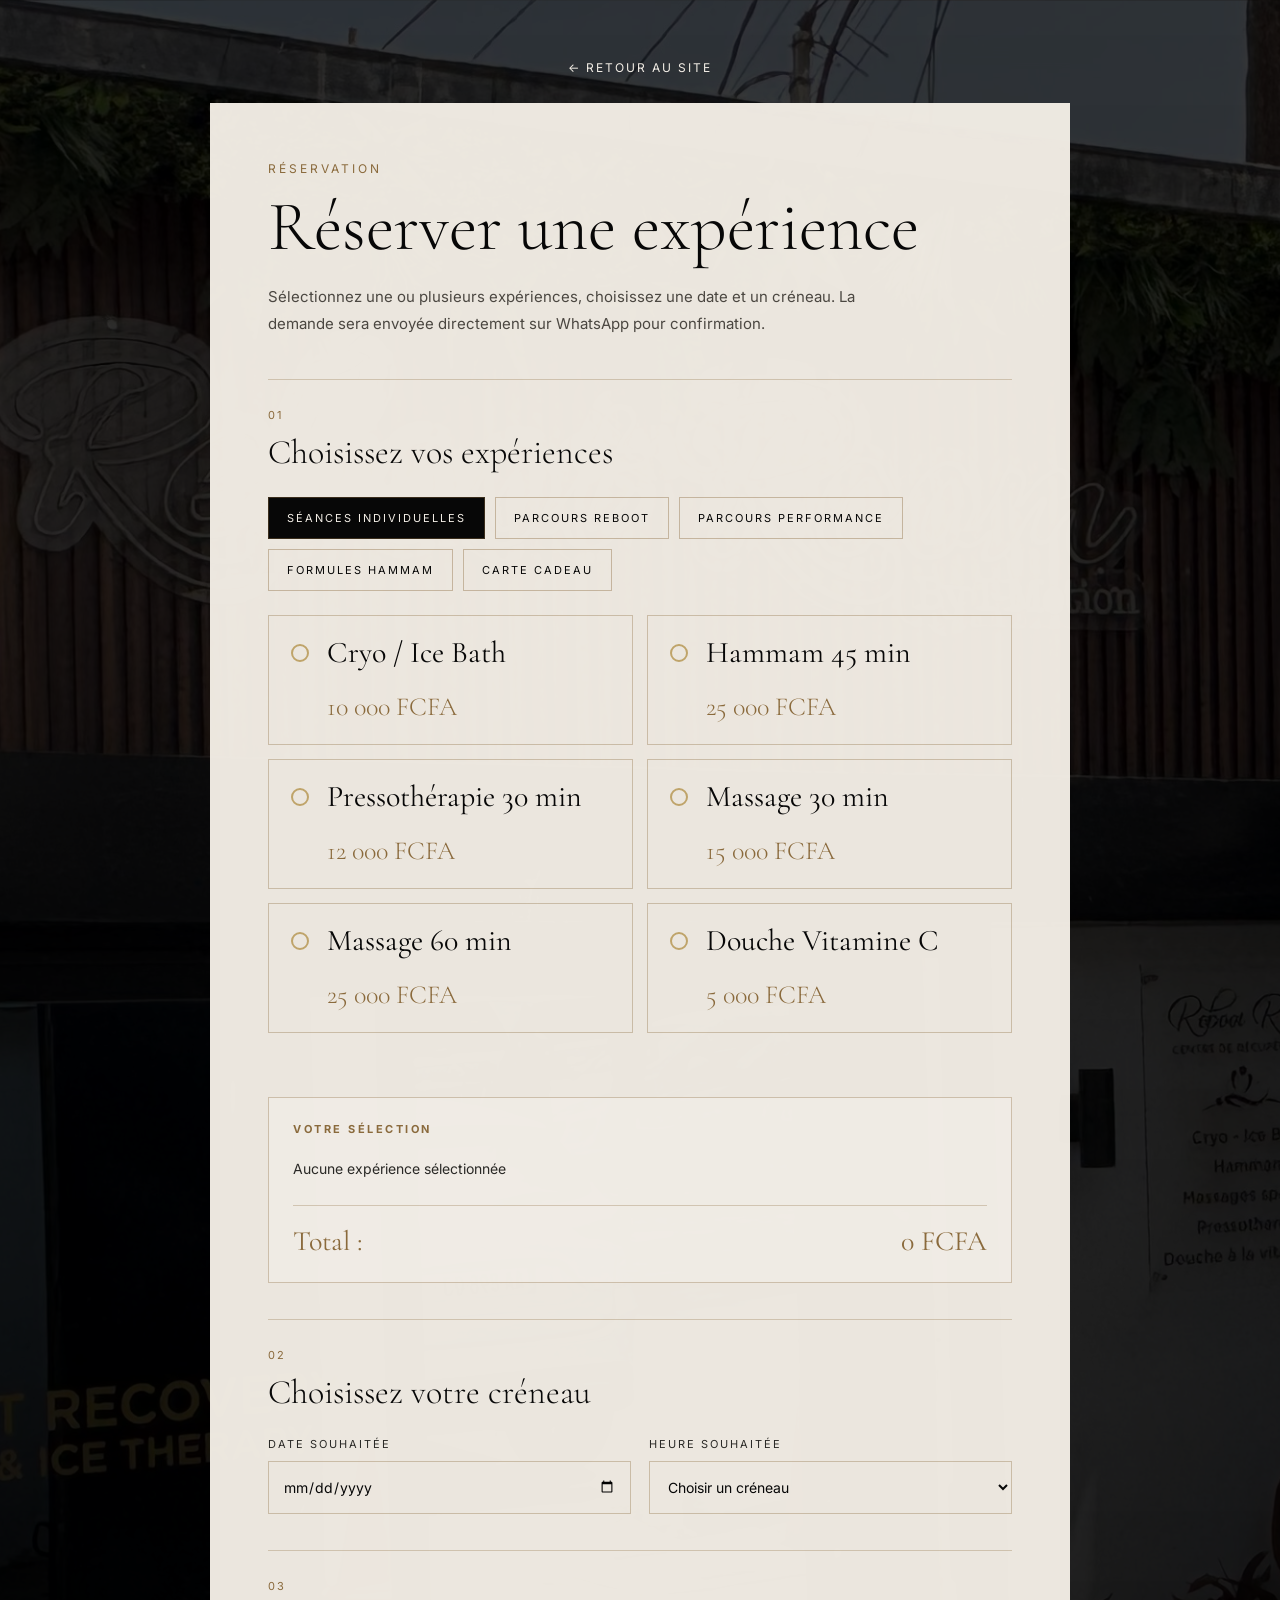
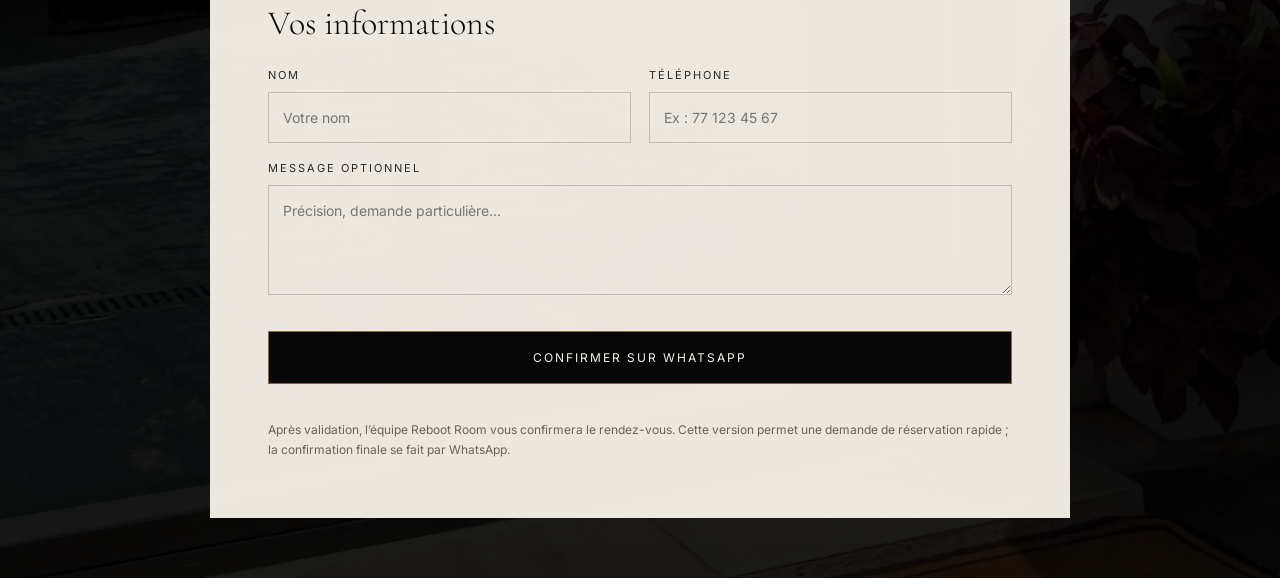
<file: reservation.html>
<!DOCTYPE html>
<html lang="fr">

<head>
    <meta charset="UTF-8">
    <meta name="viewport" content="width=device-width, initial-scale=1.0">
    <title>Réservation — Reboot Room Dakar</title>

    <link rel="preconnect" href="https://fonts.googleapis.com">
    <link rel="preconnect" href="https://fonts.gstatic.com" crossorigin>
    <link href="https://fonts.googleapis.com/css2?family=Cormorant+Garamond:wght@300;400;500;600&family=Inter:wght@300;400;500;600&display=swap" rel="stylesheet">

    <link rel="stylesheet" href="css/style.css">
</head>

<body class="reservation-page">

<main class="booking-page">

    <a href="index.html" class="booking-back">← Retour au site</a>

    <section class="booking-card">

        <p class="service-label">Réservation</p>

        <h1>Réserver une expérience</h1>

        <p class="booking-intro">
            Sélectionnez une ou plusieurs expériences, choisissez une date et un créneau.
            La demande sera envoyée directement sur WhatsApp pour confirmation.
        </p>

        <div class="booking-form">

            <div class="booking-step">
                <span>01</span>
                <h2>Choisissez vos expériences</h2>

                <div class="booking-tabs">
                    <button type="button" class="booking-tab active" data-booking-tab="sessions">Séances Individuelles</button>
                    <button type="button" class="booking-tab" data-booking-tab="reboot">Parcours Reboot</button>
                    <button type="button" class="booking-tab" data-booking-tab="performance">Parcours Performance</button>
                    <button type="button" class="booking-tab" data-booking-tab="hammam">Formules Hammam</button>
                    <button type="button" class="booking-tab" data-booking-tab="carte-cadeau">Carte cadeau</button>
                </div>

                <div class="booking-options active" id="sessions">

                    <button type="button" class="booking-option" data-service="Cryo / Ice Bath">
                        <div class="choice-check"></div>
                        <span>Cryo / Ice Bath</span>
                        <strong>10 000 FCFA</strong>
                    </button>

                    <button type="button" class="booking-option" data-service="Hammam 45 min">
                        <div class="choice-check"></div>
                        <span>Hammam 45 min</span>
                        <strong>25 000 FCFA</strong>
                    </button>

                    <button type="button" class="booking-option" data-service="Pressothérapie 30 min">
                        <div class="choice-check"></div>
                        <span>Pressothérapie 30 min</span>
                        <strong>12 000 FCFA</strong>
                    </button>

                    <button type="button" class="booking-option" data-service="Massage 30 min">
                        <div class="choice-check"></div>
                        <span>Massage 30 min</span>
                        <strong>15 000 FCFA</strong>
                    </button>

                    <button type="button" class="booking-option" data-service="Massage 60 min">
                        <div class="choice-check"></div>
                        <span>Massage 60 min</span>
                        <strong>25 000 FCFA</strong>
                    </button>

                    <button type="button" class="booking-option" data-service="Douche Vitamine C">
                        <div class="choice-check"></div>
                        <span>Douche Vitamine C</span>
                        <strong>5 000 FCFA</strong>
                    </button>

                </div>

                <div class="booking-options" id="reboot">

                    <button type="button" class="booking-option" data-service="Recovery">
                        <div class="choice-check"></div>
                        <span>Recovery</span>
                        <small>Cryo · Pressothérapie · Douche Vitamine C</small>
                        <strong>24 000 FCFA</strong>
                    </button>

                    <button type="button" class="booking-option" data-service="Therapy">
                        <div class="choice-check"></div>
                        <span>Therapy</span>
                        <small>Hammam · Cryo · Douche Vitamine C</small>
                        <strong>36 000 FCFA</strong>
                    </button>

                    <button type="button" class="booking-option" data-service="Régénération">
                        <div class="choice-check"></div>
                        <span>Régénération</span>
                        <small>Hammam · Massage 30 min · Douche Vitamine C</small>
                        <strong>40 000 FCFA</strong>
                    </button>

                    <button type="button" class="booking-option" data-service="Détente">
                        <div class="choice-check"></div>
                        <span>Détente</span>
                        <small>Hammam · Massage relaxant 60 min</small>
                        <strong>45 000 FCFA</strong>
                    </button>

                </div>

                <div class="booking-options" id="performance">

                    <button type="button" class="booking-option" data-service="Performance">
                        <div class="choice-check"></div>
                        <span>Performance</span>
                        <small>Cryo · Massage 30 min · Pressothérapie · Douche Vitamine C</small>
                        <strong>38 000 FCFA</strong>
                    </button>

                    <button type="button" class="booking-option" data-service="Intense">
                        <div class="choice-check"></div>
                        <span>Intense</span>
                        <small>Hammam · Cryo · Pressothérapie · Douche Vitamine C</small>
                        <strong>45 000 FCFA</strong>
                    </button>

                    <button type="button" class="booking-option" data-service="Reboot Expérience">
                        <div class="choice-check"></div>
                        <span>Reboot Expérience</span>
                        <small>Hammam · Cryo · Massage 60 min · Pressothérapie · Douche Vitamine C</small>
                        <strong>65 000 FCFA</strong>
                    </button>

                </div>

                <div class="booking-options" id="hammam">

                    <button type="button" class="booking-option" data-service="Hammam — L’Essentiel">
                        <div class="choice-check"></div>
                        <span>L’Essentiel</span>
                        <small>Gommage · Lavage cheveux · Savonnage</small>
                        <strong>25 000 FCFA</strong>
                    </button>

                    <button type="button" class="booking-option" data-service="Hammam — Traditionnel">
                        <div class="choice-check"></div>
                        <span>Traditionnel</span>
                        <small>Gommage · Lavage cheveux · Savonnage · Rhassoul · Huile d’argan</small>
                        <strong>35 000 FCFA</strong>
                    </button>

                    <button type="button" class="booking-option" data-service="Hammam — Sculptant">
                        <div class="choice-check"></div>
                        <span>Sculptant</span>
                        <small>Gommage · Lavage cheveux · Savonnage · Rhassoul · Algues marines</small>
                        <strong>35 000 FCFA</strong>
                    </button>

                    <button type="button" class="booking-option" data-service="Hammam — Therapy">
                        <div class="choice-check"></div>
                        <span>Therapy</span>
                        <small>Gommage · Lavage cheveux · Savonnage · Cryo / Ice Bath · Douche Vitamine C</small>
                        <strong>36 000 FCFA</strong>
                    </button>

                    <button type="button" class="booking-option" data-service="Hammam — Régénérant">
                        <div class="choice-check"></div>
                        <span>Régénérant</span>
                        <small>Gommage · Lavage cheveux · Savonnage · Massage sportif 30 min · Douche Vitamine C</small>
                        <strong>40 000 FCFA</strong>
                    </button>

                    <button type="button" class="booking-option" data-service="Hammam — Détente">
                        <div class="choice-check"></div>
                        <span>Détente</span>
                        <small>Gommage · Lavage cheveux · Savonnage · Massage relaxant 60 min</small>
                        <strong>45 000 FCFA</strong>
                    </button>

                    <button type="button" class="booking-option" data-service="Hammam — Intense">
                        <div class="choice-check"></div>
                        <span>Intense</span>
                        <small>Gommage · Lavage cheveux · Savonnage · Cryo / Ice Bath · Pressothérapie · Douche Vitamine C</small>
                        <strong>45 000 FCFA</strong>
                    </button>

                    <button type="button" class="booking-option" data-service="Hammam — L’Ancestral">
                        <div class="choice-check"></div>
                        <span>L’Ancestral</span>
                        <small>Gommage · Lavage cheveux · Savonnage · Enveloppement au choix · Massage relaxant 60 min · Douche Vitamine C</small>
                        <strong>55 000 FCFA</strong>
                    </button>

                    <button type="button" class="booking-option" data-service="Hammam — Reboot Expérience">
                        <div class="choice-check"></div>
                        <span>Reboot Expérience</span>
                        <small>Gommage · Lavage cheveux · Savonnage · Cryo / Ice Bath · Massage 60 min · Pressothérapie · Douche Vitamine C</small>
                        <strong>65 000 FCFA</strong>
                    </button>

                    <button type="button" class="booking-option" data-service="Hammam — Royal">
                        <div class="choice-check"></div>
                        <span>Royal</span>
                        <small>Gommage · Lavage cheveux · Savonnage · Enveloppement · Massage 60 min · Soin visage · Luminothérapie · Pressothérapie · Douche Vitamine C</small>
                        <strong>100 000 FCFA</strong>
                    </button>

                </div>

                <div class="booking-options" id="carte-cadeau">

                    <button type="button" class="booking-option" data-service="Carte cadeau — Montant libre" data-gift="true">
                        <div class="choice-check"></div>
                        <span>Carte cadeau</span>
                        <small>Choisissez librement le montant à offrir</small>
                        <strong>À définir</strong>
                    </button>

                    <label class="gift-card-field">
                        Montant souhaité
                        <input type="number" id="giftCardAmount" placeholder="Ex : 50000">
                    </label>

                </div>
            </div>

            <div class="booking-summary">
                <h3>Votre sélection</h3>
                <ul id="bookingSummaryList">
                    <li>Aucune expérience sélectionnée</li>
                </ul>

                <div class="booking-total">
                    Total : <span id="bookingTotal">0 FCFA</span>
                </div>
            </div>

            <div class="booking-step">
                <span>02</span>
                <h2>Choisissez votre créneau</h2>

                <div class="booking-grid">
                    <label>
                        Date souhaitée
                        <input type="date" id="bookingDate">
                    </label>

                    <label>
                        Heure souhaitée
                        <select id="bookingTime">
                            <option value="">Choisir un créneau</option>
                            <option value="06:30">06:30</option>
                            <option value="07:00">07:00</option>
                            <option value="07:30">07:30</option>
                            <option value="08:00">08:00</option>
                            <option value="08:30">08:30</option>
                            <option value="09:00">09:00</option>
                            <option value="09:30">09:30</option>
                            <option value="10:00">10:00</option>
                            <option value="10:30">10:30</option>
                            <option value="11:00">11:00</option>
                            <option value="11:30">11:30</option>
                            <option value="12:00">12:00</option>
                            <option value="12:30">12:30</option>
                            <option value="13:00">13:00</option>
                            <option value="13:30">13:30</option>
                            <option value="14:00">14:00</option>
                            <option value="14:30">14:30</option>
                            <option value="15:00">15:00</option>
                            <option value="15:30">15:30</option>
                            <option value="16:00">16:00</option>
                            <option value="16:30">16:30</option>
                            <option value="17:00">17:00</option>
                            <option value="17:30">17:30</option>
                            <option value="18:00">18:00</option>
                            <option value="18:30">18:30</option>
                            <option value="19:00">19:00</option>
                        </select>
                    </label>
                </div>
            </div>

            <div class="booking-step">
                <span>03</span>
                <h2>Vos informations</h2>

                <div class="booking-grid">
                    <label>
                        Nom
                        <input type="text" id="bookingName" placeholder="Votre nom">
                    </label>

                    <label>
                        Téléphone
                        <input type="tel" id="bookingPhone" placeholder="Ex : 77 123 45 67">
                    </label>
                </div>

                <label>
                    Message optionnel
                    <textarea id="bookingMessage" placeholder="Précision, demande particulière..."></textarea>
                </label>
            </div>

            <button id="bookingButton" class="booking-button">
                Confirmer sur WhatsApp
            </button>

            <p class="booking-note">
                Après validation, l’équipe Reboot Room vous confirmera le rendez-vous.
                Cette version permet une demande de réservation rapide ; la confirmation finale se fait par WhatsApp.
            </p>

        </div>

    </section>

</main>

<script src="js/script.js"></script>
</body>

</html>
</file>
<file: css/style.css>
html {
    scroll-behavior: smooth;
}

/* VARIABLES DE COULEURS */
:root {
    --black: #070707;
    --dark: #11100e;
    --cream: #f3eee6;
    --beige: #cbb99c;
    --gold: #8a6a3c;
    --text-muted: #d4cbbb;
}

/* enlève marge par defaut navigateur, * pour cibler tous les elements */
* {
    margin: 0;
    padding: 0;
    box-sizing: border-box;
}

/* tte la page */
body {
    background-color: var(--black);
    color: var(--cream);
    font-family: 'Cormorant Garamond', serif;
}

/* -------------------------------------------------HAUT DU SITE ------------------------------------------------- */
header {
    height: 92px;
    padding: 0 44px;

    display: flex;
    justify-content: space-between;
    align-items: center;

    background-color: var(--cream);

    border-bottom: 1px solid rgba(0, 0, 0, 0.08);

    position: sticky;
    top: 0;
    z-index: 1000;
}

/* LOGO + TEXTE */
.brand {
    display: flex;
    align-items: center;
    gap: 22px;

    text-decoration: none;
}

.brand img {
    height: 64px;
    width: auto;
    display: block;
}

.brand span {
    font-family: 'Cormorant Garamond', serif;
    font-size: 42px;
    font-weight: 400;
    letter-spacing: 2px;

    color: #11100e;
    /* color: #c8ad8b; */

    transition: 0.3s ease;
}

.brand span {
    font-family: 'Cormorant Garamond', serif;
    font-size: 44px;
    font-weight: 600;
    letter-spacing: 1px;
    color: #11100e;
}

.brand:hover span {
    color: #11100e;
}

/*------------------------------------------------- MENU------------------------------------------------- */
nav ul {
    display: flex;
    align-items: center;
    gap: 38px;

    list-style: none;
}

/* LIENS MENU */
nav a {
    color: #11100e;

    text-decoration: none;

    font-family: 'Inter', sans-serif;
    font-size: 11px;
    letter-spacing: 2.5px;
    text-transform: uppercase;

    transition: 0.3s ease;
}

nav a:hover {
    color: var(--gold);
}

/* BOUTON RESERVATION */
nav .reservation-btn {
    padding: 14px 26px;

    border: 1px solid var(--gold);

    transition: 0.35s ease;
}

nav .reservation-btn:hover {
    background-color: var(--gold);
    color: var(--cream);
}

/* -------------------------------------------------BANDEAU SERVICES ------------------------------------------------- */
.services-strip {
    min-height: 58px;

    display: flex;
    justify-content: center;
    align-items: center;
    gap: 0;

    background-color: #f3eee6;

    border-top: 1px solid rgba(138, 106, 60, 0.22);
    border-bottom: 1px solid rgba(138, 106, 60, 0.35);

    position: sticky;
    top: 92px;
    z-index: 999;
}

.services-strip a {
    position: relative;

    padding: 0 34px;

    color: var(--dark);
    text-decoration: none;

    font-family: 'Inter', sans-serif;
    font-size: 13px;
    letter-spacing: 2.4px;
    text-transform: uppercase;

    transition: 0.3s ease;
}

/* PETITES BARRES ENTRE SERVICES */
.services-strip a:not(:last-child)::after {
    content: "";
    position: absolute;
    right: 0;
    top: 50%;

    width: 1px;
    height: 16px;

    background-color: rgba(138, 106, 60, 0.55);
    transform: translateY(-50%);
}

.services-strip a:hover {
    color: var(--gold);
    transform: translateY(-2px);
}


/* -------------------------------------------------HERO -------------------------------------------------*/
.hero {
    position: relative;
    overflow: hidden;

    min-height: 72vh;
    padding: 0 70px;

    display: flex;
    flex-direction: column;
    justify-content: center;
}

.hero::before {
    content: "";
    position: absolute;
    inset: 0;

    background-image:
        linear-gradient(
            90deg,
            rgba(0, 0, 0, 0.82),
            rgba(0, 0, 0, 0.45),
            rgba(0, 0, 0, 0.72)
        ),
        url("../assets/images/hero.jpg");

    background-size: cover;
    background-position: center;

    animation: kenburns 18s ease-in-out infinite alternate;
    z-index: 0;
}

.hero h2,
.hero p {
    position: relative;
    z-index: 1;
}

@keyframes kenburns {
    from {
        transform: scale(1);
    }

    to {
        transform: scale(1.12);
    }
}

/*texte principal hero */
.hero h2 {
    max-width: 720px;

    font-size: 88px;
    font-weight: 300;
    line-height: 0.95;

    letter-spacing: -2px;
}   

/* TEXTE HERO */
.hero p {
    max-width: 560px;

    margin-top: 28px;

    font-size: 19px;
    line-height: 1.8;

    color: var(--text-muted);
}

/* BOUTON HERO */
.btn {
    width: fit-content;

    margin-top: 40px;

    padding: 16px 36px;

    border: 1px solid var(--gold);

    color: var(--cream);

    text-decoration: none;

    text-transform: uppercase;
    letter-spacing: 2px;

    font-family: Arial, sans-serif;
    font-size: 12px;

    background-color: rgba(0, 0, 0, 0.15);

    transition: 0.35s ease;
}

.btn:hover {
    background-color: var(--gold);
    color: var(--cream);
}

/* -------------------------------------------------SECTION ABOUT */
.about {
    padding: 130px 70px;

    background-color: var(--cream);

    color: #11100e;
}

.about h2 {
    font-size: 64px;
    font-weight: 400;

    margin-bottom: 34px;
}

.about p {
    max-width: 760px;

    font-size: 20px;
    line-height: 1.9;

    color: #2a2926;
}


.footer {
    background-color: #080807;
    color: var(--cream);
    padding: 90px 70px 30px;
    border-top: 1px solid rgba(138, 106, 60, 0.35);
}

.footer-content {
    display: grid;
    grid-template-columns: 1.2fr 1fr 1.4fr;
    gap: 70px;
    align-items: start;
}

.footer-brand h2 {
    font-size: 52px;
    font-weight: 300;
    line-height: 1;
    margin-bottom: 28px;
}

.footer-brand p,
.footer-info p,
.footer-info a {
    display: block;
    font-family: 'Inter', sans-serif;
    font-size: 14px;
    line-height: 1.8;
    color: #cfc6b8;
    text-decoration: none;
}

.footer-info h3 {
    margin: 0 0 14px;
    font-family: 'Inter', sans-serif;
    font-size: 12px;
    letter-spacing: 2.5px;
    text-transform: uppercase;
    color: var(--gold);
}

.footer-info h3:not(:first-child) {
    margin-top: 32px;
}

.footer-info a:hover {
    color: var(--gold);
}

.footer-map iframe {
    width: 100%;
    height: 260px;
    border: 0;
}

.footer-bottom {
    margin-top: 50px;
    padding-top: 24px;
    border-top: 1px solid rgba(255, 255, 255, 0.08);
    text-align: center;
}

.footer-bottom p {
    font-family: 'Inter', sans-serif;
    font-size: 12px;
    letter-spacing: 1.5px;
    color: #8f877a;
}


/* -------------------------------------------------SECTION SERVICE en 2 colonnes ------------------------------------------------- */
.service-section {
    display: grid;
    grid-template-columns: 1fr 1fr;
    gap: 70px;
    align-items: center;

    padding: 130px 70px;

    background-color: var(--black);
    color: var(--cream);
}

.service-label {
    margin-bottom: 18px;

    font-family: 'Inter', sans-serif;
    font-size: 12px;
    letter-spacing: 3px;
    text-transform: uppercase;

    color: var(--gold);
}

.service-content h2 {
    margin-bottom: 28px;

    font-size: 72px;
    font-weight: 300;
    line-height: 0.95;
}

.service-content p {
    max-width: 560px;
    margin-bottom: 22px;

    font-family: 'Inter', sans-serif;
    font-size: 16px;
    line-height: 1.9;

    color: var(--text-muted);
}

.service-btn {
    display: inline-block;

    margin-top: 22px;
    padding: 15px 32px;

    border: 1px solid var(--gold);

    color: var(--cream);
    text-decoration: none;

    font-family: 'Inter', sans-serif;
    font-size: 12px;
    letter-spacing: 2px;
    text-transform: uppercase;

    transition: 0.35s ease;
}

.service-btn:hover {
    background-color: var(--gold);
    color: var(--black);
}

.service-media img {
    width: 100%;
    height: 520px;

    object-fit: cover;
    display: block;
}


/* -------------------------------------------------SECTION CLAIRE ------------------------------------------------- */
.light-section {
    background-color: var(--cream);
    color: var(--black);
}

.light-section .service-content p {
    color: #3d3b37;
}

.light-section .service-btn {
    color: var(--black);
}

/* -------------------------------------------------SECTION SOMBRE ------------------------------------------------- */
.dark-section {
    background-color: var(--black);
    color: var(--cream);
}


/* -------------------------------------------------CARROUSEL SERVICE ------------------------------------------------- */
.service-carousel {
    position: relative;
    height: 520px;
    overflow: hidden;
}

.service-carousel img {
    position: absolute;
    inset: 0;

    width: 100%;
    height: 100%;

    object-fit: cover;

    opacity: 0;
    transform: scale(1.04);

    transition: opacity 0.8s ease, transform 1.2s ease;
}

.service-carousel img.active {
    opacity: 1;
    transform: scale(1);
}

.carousel-btn {
    position: absolute;
    top: 50%;
    transform: translateY(-50%);

    width: 44px;
    height: 44px;

    border: 1px solid rgba(243, 238, 230, 0.7);
    background-color: rgba(0, 0, 0, 0.35);

    color: var(--cream);
    font-size: 30px;
    cursor: pointer;

    transition: 0.3s ease;
}

.carousel-btn:hover {
    background-color: var(--gold);
    border-color: var(--gold);
}

.carousel-btn.prev {
    left: 18px;
}

.carousel-btn.next {
    right: 18px;
}

/* -------------------------------------------------CARROUSEL DOTS ------------------------------------------------- */
.carousel-dots {
    position: absolute;
    bottom: 20px;
    left: 50%;

    transform: translateX(-50%);

    display: flex;
    gap: 10px;
}

.dot {
    width: 10px;
    height: 10px;

    border-radius: 50%;

    background-color: rgba(255,255,255,0.4);

    transition: 0.3s ease;
}

.dot.active {
    background-color: var(--gold);
}


/* -------------------------------------------------GALERIE -------------------------------------------------*/

.gallery-section {
    padding: 120px 70px;

    background-color: var(--cream);

    color: var(--black);

    text-align: center;
}

.gallery-section h2 {
    font-size: 64px;
    font-weight: 300;

    margin-bottom: 60px;
}

.gallery-grid {
    display: grid;

    grid-template-columns: repeat(3, 1fr);

    gap: 18px;
}

.gallery-grid img {
    width: 100%;
    height: 280px;

    object-fit: cover;

    display: block;

    transition: 0.4s ease;

    cursor: pointer;
}

.gallery-grid img:hover {
    transform: scale(1.03);
}



/*------------------------------------------------- TARIFS------------------------------------------------- */
.pricing-section {
    padding: 120px 70px;
    background-color: var(--cream);
    color: var(--black);
}

.pricing-header {
    max-width: 760px;
    margin: 0 auto 55px;
    text-align: center;
}

.pricing-header h2 {
    font-size: 76px;
    font-weight: 300;
    line-height: 1;
    margin-bottom: 24px;
}

.pricing-header p {
    font-family: 'Inter', sans-serif;
    font-size: 16px;
    line-height: 1.8;
    color: #3d3b37;
}

.pricing-tabs {
    max-width: 1050px;
    margin: 0 auto 55px;

    display: flex;
    justify-content: center;
    flex-wrap: wrap;
    gap: 12px;
}

.pricing-tab {
    padding: 15px 22px;
    border: 1px solid rgba(138, 106, 60, 0.45);
    background: transparent;
    color: var(--black);

    font-family: 'Inter', sans-serif;
    font-size: 11px;
    letter-spacing: 2px;
    text-transform: uppercase;

    cursor: pointer;
    transition: 0.3s ease;
}

.pricing-tab:hover,
.pricing-tab.active {
    background-color: var(--black);
    color: var(--cream);
    border-color: var(--black);
}

.pricing-content {
    display: none;
    max-width: 1050px;
    margin: 0 auto;
}

.pricing-content.active {
    display: block;
}

.price-list {
    max-width: 980px;
    margin: 0 auto;
}

.price-row {
    display: grid;
    grid-template-columns: 1fr auto;
    gap: 30px;

    padding: 24px 0;
    border-bottom: 1px solid rgba(0, 0, 0, 0.12);
}

.price-row span {
    font-size: 32px;
    font-weight: 300;
}

.price-row small {
    margin-left: 8px;
    font-family: 'Inter', sans-serif;
    font-size: 13px;
    color: #6a6258;
}

.price-row strong {
    font-size: 30px;
    font-weight: 300;
    color: var(--gold);
    white-space: nowrap;
}

.pricing-cards {
    display: grid;
    grid-template-columns: repeat(2, 1fr);
    gap: 22px;
}

.pricing-card {
    min-height: 260px;
    padding: 34px;

    display: flex;
    flex-direction: column;
    justify-content: space-between;

    border: 1px solid rgba(138, 106, 60, 0.38);
    background-color: rgba(255, 255, 255, 0.25);

    transition: 0.35s ease;
}

.pricing-card:hover {
    transform: translateY(-6px);
    border-color: var(--gold);
}

.pricing-card h3 {
    font-size: 38px;
    font-weight: 300;
    line-height: 1;
    margin-bottom: 18px;
}

.pricing-card p {
    font-family: 'Inter', sans-serif;
    font-size: 14px;
    line-height: 1.8;
    color: #4b4741;
}

.pricing-card strong {
    margin-top: 32px;
    font-size: 30px;
    font-weight: 300;
    color: var(--gold);
}

.pricing-card.featured {
    background-color: rgba(255, 255, 255, 0.25);
    color: var(--black);
    border-color: rgba(138, 106, 60, 0.38);
}

.pricing-card.featured p {
    color: #4b4741;
}

.hammam-supplements {
    margin-top: 70px;
    padding-top: 50px;
    border-top: 1px solid rgba(138, 106, 60, 0.35);
}

.hammam-supplements h3 {
    text-align: center;
    margin-bottom: 35px;

    font-size: 46px;
    font-weight: 300;
}

.opening-hours {
    margin-top: 16px;
    color: var(--gold);
}

.opening-hours h3 {
    font-family: 'Inter', sans-serif;
    font-size: 12px;
    color: var(--gold);
}

.opening-hours div {
    display: flex;
    justify-content: space-between;

    gap: 40px;

    padding: 6px 0;

    font-family: 'Inter', sans-serif;
    font-size: 14px;

    color: #cfc6b8;
}

.opening-hours div span:last-child {
    color: var(--cream);
}

.opening-hours div:last-child span:last-child {
    color: #a68d65;
}


/*-------------------------------------------------- PAGE RESERVATION -------------------------------------------------*/

.reservation-page {
    background-color: var(--black);
}

.booking-page {
    min-height: 100vh;
    padding: 60px 70px;

    display: flex;
    flex-direction: column;
    align-items: center;

    background-image:
        linear-gradient(
            rgba(0, 0, 0, 0.78),
            rgba(0, 0, 0, 0.9)
        ),
        url("../assets/images/hero.jpg");

    background-size: cover;
    background-position: center;
}

.booking-back {
    margin-bottom: 28px;

    color: var(--cream);
    text-decoration: none;

    font-family: 'Inter', sans-serif;
    font-size: 12px;
    letter-spacing: 2px;
    text-transform: uppercase;
}

.booking-card {
    width: 100%;
    max-width: 860px;

    padding: 58px;

    background-color: rgba(243, 238, 230, 0.97);
    color: var(--black);
}

.booking-card h1 {
    margin-bottom: 22px;

    font-size: 70px;
    font-weight: 300;
    line-height: 0.95;
}

.booking-intro {
    max-width: 620px;
    margin-bottom: 42px;

    font-family: 'Inter', sans-serif;
    font-size: 15px;
    line-height: 1.8;

    color: #4b4741;
}

.booking-form {
    display: grid;
    gap: 36px;
}

.booking-step {
    padding-top: 28px;
    border-top: 1px solid rgba(138, 106, 60, 0.3);
}

.booking-step > span {
    display: block;
    margin-bottom: 10px;

    font-family: 'Inter', sans-serif;
    font-size: 11px;
    letter-spacing: 2px;
    text-transform: uppercase;

    color: var(--gold);
}

.booking-step h2 {
    margin-bottom: 24px;

    font-size: 34px;
    font-weight: 300;
}

.booking-services {
    display: grid;
    grid-template-columns: repeat(2, 1fr);
    gap: 14px;
}

.booking-services label {
    display: flex;
    flex-direction: row;
    align-items: center;
    gap: 12px;

    padding: 16px;

    border: 1px solid rgba(138, 106, 60, 0.35);

    font-family: 'Inter', sans-serif;
    font-size: 14px;
    letter-spacing: 0;
    text-transform: none;

    color: var(--black);

    cursor: pointer;
    transition: 0.3s ease;
}

.booking-services label:hover {
    border-color: var(--gold);
    background-color: rgba(138, 106, 60, 0.06);
}

.booking-services input {
    width: auto;
}

.booking-grid {
    display: grid;
    grid-template-columns: 1fr 1fr;
    gap: 18px;
}

.booking-form label {
    display: flex;
    flex-direction: column;
    gap: 10px;

    font-family: 'Inter', sans-serif;
    font-size: 11px;
    letter-spacing: 2px;
    text-transform: uppercase;

    color: #2a2926;
}

.booking-form input,
.booking-form select,
.booking-form textarea {
    width: 100%;

    padding: 16px 14px;

    border: 1px solid rgba(138, 106, 60, 0.35);
    background-color: transparent;

    font-family: 'Inter', sans-serif;
    font-size: 14px;
    color: var(--black);
}

.booking-form textarea {
    min-height: 110px;
    resize: vertical;
}

.booking-button {
    padding: 18px 28px;

    border: 1px solid var(--gold);
    background-color: var(--black);
    color: var(--cream);

    font-family: 'Inter', sans-serif;
    font-size: 12px;
    letter-spacing: 2px;
    text-transform: uppercase;

    cursor: pointer;
    transition: 0.35s ease;
}

.booking-button:hover {
    background-color: var(--gold);
}

.booking-note {
    font-family: 'Inter', sans-serif;
    font-size: 12px;
    line-height: 1.7;
    color: #6a6258;
}


/*------------------------------------------------ RESERVATION OPTIONS + SUMMARY ------------------------------------------------*/

.booking-tabs {
    display: flex;
    flex-wrap: wrap;
    gap: 10px;
    margin-bottom: 24px;
}

.booking-tab {
    padding: 13px 18px;
    border: 1px solid rgba(138, 106, 60, 0.4);
    background: transparent;

    font-family: 'Inter', sans-serif;
    font-size: 11px;
    letter-spacing: 2px;
    text-transform: uppercase;

    color: var(--black);
    cursor: pointer;
}

.booking-tab.active {
    background-color: var(--black);
    color: var(--cream);
}

.booking-options {
    display: none;
    grid-template-columns: repeat(2, 1fr);
    gap: 14px;
}

.booking-options.active {
    display: grid;
}

.booking-option {
    min-height: 130px;
    padding: 22px;

    display: flex;
    flex-direction: column;
    justify-content: space-between;
    text-align: left;

    border: 1px solid rgba(138, 106, 60, 0.35);
    background: transparent;
    color: var(--black);

    cursor: pointer;
    transition: 0.3s ease;
}

.booking-option span {
    font-family: 'Cormorant Garamond', serif;
    font-size: 30px;
    line-height: 1;
}

.booking-option small {
    margin-top: 10px;

    font-family: 'Inter', sans-serif;
    font-size: 12px;
    line-height: 1.6;
    color: #5c554d;
}

.booking-option strong {
    margin-top: 18px;

    font-family: 'Cormorant Garamond', serif;
    font-size: 26px;
    font-weight: 300;
    color: var(--gold);
}

.booking-option.selected {
    background-color: var(--black);
    color: var(--cream);
    border-color: var(--black);
}

.booking-option.selected span {
    color: var(--cream);
}

.booking-option.selected small {
    color: var(--text-muted);
}

.booking-summary {
    margin-top: 28px;
    padding: 24px;

    border: 1px solid rgba(138, 106, 60, 0.35);
    background-color: rgba(255, 255, 255, 0.18);
}

.booking-summary h3 {
    margin-bottom: 16px;

    font-family: 'Inter', sans-serif;
    font-size: 11px;
    letter-spacing: 2.5px;
    text-transform: uppercase;

    color: var(--gold);
}

.booking-summary ul {
    list-style: none;
}

.booking-summary li {
    padding: 8px 0;

    font-family: 'Inter', sans-serif;
    font-size: 14px;

    color: #2a2926;
}

.booking-total {
    margin-top: 20px;
    padding-top: 18px;

    border-top: 1px solid rgba(138, 106, 60, 0.3);

    display: flex;
    justify-content: space-between;
    align-items: center;

    font-family: 'Cormorant Garamond', serif;
    font-size: 34px;
    color: var(--gold);
}

/*------------------------------------------------ RESPONSIVE MOBILE ------------------------------------------------*/

.mobile-service {
    display: none;
}

.menu-toggle {
    display: none;
}

/* Correction ancres desktop */
#about,
#tarifs,
#footer,
#cryo,
#hammam,
#massages,
#pressotherapie,
#vitamine-c {
    scroll-margin-top: 170px;
}

/* Ajustements réservation desktop */
.booking-total {
    font-size: 28px;
}

.booking-grid + label {
    margin-top: 18px;
}

/* MOBILE */
@media (max-width: 768px) {

    header {
        position: sticky;
        top: 0;
        z-index: 1000;

        height: 72px;
        padding: 0 18px;

        display: flex;
        justify-content: space-between;
        align-items: center;

        background-color: var(--cream);
    }

    .brand {
        gap: 12px;
    }

    .brand img {
        height: 38px;
    }

    .brand span {
        font-size: 24px;
        letter-spacing: 1px;
    }

    .menu-toggle {
        display: flex;
        flex-direction: column;
        gap: 5px;

        border: none;
        background: transparent;
        cursor: pointer;
    }

    .menu-toggle span {
        width: 26px;
        height: 2px;
        background-color: #11100e;
    }

    nav {
        display: none;

        position: absolute;
        top: 72px;
        left: 0;

        width: 100%;
        background-color: var(--cream);

        border-top: 1px solid rgba(138, 106, 60, 0.25);
        border-bottom: 1px solid rgba(138, 106, 60, 0.25);
    }

    nav.active {
        display: block;
    }

    nav ul {
        flex-direction: column;
        gap: 0;
        padding: 24px;
    }

    nav li {
        width: 100%;
        text-align: center;
        padding: 6px 0;
    }

    nav a {
        font-size: 11px;
        letter-spacing: 2.4px;
    }

    .mobile-service {
        display: block;
    }

    .mobile-menu-title {
        font-family: 'Inter', sans-serif;
        font-size: 11px;
        letter-spacing: 3px;
        text-transform: uppercase;
        color: var(--gold);
        margin-bottom: 10px;
    }

    .mobile-menu-separator {
        height: 1px;
        margin: 18px 0;
        padding: 0;
        background-color: rgba(138, 106, 60, 0.35);
    }

    .services-strip {
        display: none;
    }

    #about,
    #tarifs,
    #footer,
    #cryo,
    #hammam,
    #massages,
    #pressotherapie,
    #vitamine-c {
        scroll-margin-top: 85px;
    }

    .hero {
        min-height: 55vh;
        padding: 0 24px;
    }

    .hero h2 {
        font-size: 52px;
        line-height: 0.95;
        letter-spacing: -1px;
    }

    .hero p {
        max-width: 320px;
        font-size: 15px;
        line-height: 1.7;
    }

    .service-section {
        grid-template-columns: 1fr;
        gap: 40px;
        padding: 75px 24px;
    }

    .service-content h2 {
        font-size: 54px;
    }

    .service-content p {
        font-size: 14px;
    }

    .service-carousel {
        height: 320px;
    }

    .pricing-section {
        padding: 75px 20px;
    }

    .pricing-header h2 {
        font-size: 54px;
    }

    .pricing-tabs {
        width: 100%;
        max-width: 100%;

        display: grid;
        grid-template-columns: 1fr 1fr;
        gap: 10px;

        margin: 0 auto 40px;
        overflow: visible;
    }

    .pricing-tab {
        width: 100%;
        min-height: 54px;

        padding: 13px 8px;

        white-space: normal;
        text-align: center;

        font-size: 10px;
        letter-spacing: 1.4px;
        line-height: 1.4;
    }

    .pricing-cards {
        grid-template-columns: 1fr;
    }

    .price-row {
        grid-template-columns: 1fr;
        gap: 8px;
    }

    .price-row span,
    .price-row strong {
        font-size: 27px;
    }

    .gallery-section {
        padding: 75px 20px;
    }

    .gallery-section h2 {
        font-size: 46px;
    }

    .gallery-grid {
        grid-template-columns: 1fr 1fr;
        gap: 10px;
    }

    .gallery-grid img {
        height: 165px;
    }

    .footer {
        padding: 70px 24px 28px;
    }

    .footer-content {
        grid-template-columns: 1fr;
        gap: 42px;
    }

    .footer-brand h2 {
        font-size: 42px;
    }

    .footer-map iframe {
        height: 240px;
    }

    .booking-page {
        padding: 28px 14px;
        justify-content: flex-start;
    }

    .booking-card {
        padding: 30px 18px;
        max-width: 100%;
    }

    .booking-card h1 {
        font-size: 42px;
        line-height: 0.95;
    }

    .booking-intro {
        font-size: 14px;
    }

    .booking-grid {
        grid-template-columns: 1fr;
    }

    .booking-step h2 {
        font-size: 26px;
    }

    .booking-form input,
    .booking-form select,
    .booking-form textarea {
        font-size: 14px;
        padding: 14px;
    }

    .booking-tabs {
        display: grid;
        grid-template-columns: 1fr 1fr;
        gap: 10px;
    }

    .booking-tab {
        padding: 13px 10px;

        font-size: 10px;
        letter-spacing: 1.8px;

        color: var(--black);
        background-color: transparent;

        -webkit-appearance: none;
        appearance: none;
    }

    .booking-tab.active {
        background-color: var(--black);
        color: var(--cream);
    }

    .booking-options {
        grid-template-columns: 1fr 1fr;
        gap: 10px;
    }

    .booking-option {
        min-height: 118px;
        padding: 14px 12px;

        background-color: transparent;
        color: var(--black);

        -webkit-appearance: none;
        appearance: none;
    }

    .booking-option span {
        font-size: 22px;
        line-height: 1.05;
        color: var(--black);
    }

    .booking-option small {
        font-size: 10px;
        line-height: 1.4;
        color: #5c554d;
    }

    .booking-option strong {
        margin-top: 10px;
        font-size: 18px;
        color: var(--gold);
    }

    .booking-option.selected {
        background-color: var(--black);
        color: var(--cream);
    }

    .booking-option.selected span {
        color: var(--cream);
    }

    .booking-option.selected small {
        color: var(--text-muted);
    }

    .booking-option.selected strong {
        color: var(--gold);
    }

    .booking-summary {
        padding: 20px;
    }

    .booking-summary li {
        font-size: 13px;
    }

    .booking-total {
        font-size: 24px;
    }
        nav .reservation-btn,
    nav .spa-btn {
        display: block;
        width: 100%;
        max-width: 430px;

        margin: 6px auto 0;
        padding: 16px 18px;

        text-align: center;
    }

    nav .spa-btn {
        margin-top: 8px;
    }
}

nav .spa-btn {
    padding: 14px 22px;
    border: 1px solid #050505;
    color: #050505;
}

nav .spa-btn:hover {
    background-color: #050505;
    color: #ffffff;
}

.gift-card-field {
    display: flex;
    flex-direction: column;
    gap: 10px;
    margin-top: 18px;

    font-family: 'Inter', sans-serif;
    font-size: 11px;
    letter-spacing: 2px;
    text-transform: uppercase;
}

.gift-card-field input {
    padding: 16px 14px;
    border: 1px solid rgba(191, 164, 106, 0.45);
    background-color: transparent;
    font-family: 'Inter', sans-serif;
    font-size: 14px;
}

.booking-option {
    position: relative;
    padding-left: 58px;
}

.booking-option .choice-check {
    position: absolute;
    left: 22px;
    top: 28px;

    width: 18px;
    height: 18px;

    border: 2px solid #BFA46A;
    border-radius: 50%;
}

.booking-option.selected .choice-check {
    background-color: #BFA46A;
}

.booking-option.selected .choice-check::after {
    content: "";
    position: absolute;
    left: 5px;
    top: 2px;

    width: 4px;
    height: 8px;

    border: solid #050505;
    border-width: 0 2px 2px 0;
    transform: rotate(45deg);
}


/* CORRECTION CARTES RESERVATION MOBILE UNIQUEMENT */
@media (max-width: 768px) {

    .booking-options {
        grid-template-columns: 1fr;
        gap: 14px;
    }

    .booking-option {
        min-height: auto;
        padding: 20px 18px;

        display: flex;
        flex-direction: column;
        align-items: flex-start;
        justify-content: flex-start;
    }

    .booking-option .choice-check {
        position: static;

        width: 20px;
        height: 20px;

        margin-bottom: 16px;
        flex-shrink: 0;
    }

    .booking-option span {
        font-size: 34px;
        line-height: 1.05;
        margin-bottom: 14px;
    }

    .booking-option small {
        font-size: 13px;
        line-height: 1.55;
        margin-bottom: 18px;
    }

    .booking-option strong {
        font-size: 25px;
        line-height: 1.1;
        margin-top: 0;
    }

    .booking-option.selected span {
        color: var(--cream);
    }
}


/* RESERVATION MOBILE - VERSION COMPACTE PREMIUM */
@media (max-width: 768px) {

    .booking-options {
        grid-template-columns: 1fr;
        gap: 10px;
    }

    .booking-option {
        min-height: auto;
        padding: 18px 18px 18px 58px;

        display: block;
        position: relative;

        border: 1px solid rgba(138, 106, 60, 0.32);
        background-color: rgba(255, 255, 255, 0.14);

        text-align: left;
    }

    .booking-option .choice-check {
        position: absolute;
        left: 18px;
        top: 22px;

        width: 18px;
        height: 18px;

        margin: 0;

        border: 2px solid var(--gold);
        border-radius: 50%;
    }

    .booking-option span {
        display: block;

        margin: 0 0 8px;

        font-size: 30px;
        line-height: 1;
        color: var(--black);
    }

    .booking-option small {
        display: block;

        margin: 0 0 12px;

        font-family: 'Inter', sans-serif;
        font-size: 12px;
        line-height: 1.45;

        color: #5c554d;
    }

    .booking-option strong {
        display: block;

        margin: 0;

        font-size: 22px;
        line-height: 1;
        color: var(--gold);
    }

    .booking-option.selected {
        background-color: var(--black);
        border-color: var(--black);
    }

    .booking-option.selected span {
        color: var(--cream);
    }

    .booking-option.selected small {
        color: #cfc6b8;
    }

    .booking-option.selected strong {
        color: var(--gold);
    }

    .booking-option.selected .choice-check {
        background-color: var(--gold);
    }

    .booking-option.selected .choice-check::after {
        content: "";
        position: absolute;
        left: 5px;
        top: 2px;

        width: 4px;
        height: 8px;

        border: solid var(--black);
        border-width: 0 2px 2px 0;
        transform: rotate(45deg);
    }

    .booking-summary {
        margin-top: 28px;
        padding: 18px;
    }

    .booking-summary h3 {
        font-size: 10px;
        letter-spacing: 2.2px;
    }

    .booking-summary li {
        font-size: 13px;
        line-height: 1.5;
    }

    .booking-total {
        font-size: 22px;
    }
}







/* MOBILE REBOOT — TARIFS + RÉSERVATION COMPACTS */
@media (max-width: 768px) {

    /* TARIFS */
    .pricing-section {
        padding: 55px 16px;
    }

    .pricing-header {
        margin-bottom: 34px;
    }

    .pricing-header h2 {
        font-size: 42px;
    }

    .pricing-header p {
        font-size: 14px;
    }

    .price-row {
        grid-template-columns: 1fr auto;
        align-items: center;
        gap: 12px;
        padding: 13px 0;
    }

    .price-row span {
        font-size: 24px;
        line-height: 1.05;
    }

    .price-row small {
        font-size: 11px;
    }

    .price-row strong {
        font-size: 20px;
    }

    .pricing-card {
        min-height: auto;
        padding: 20px;
    }

    .pricing-card h3 {
        font-size: 28px;
        margin-bottom: 10px;
    }

    .pricing-card p {
        font-size: 12px;
        line-height: 1.5;
    }

    .pricing-card strong {
        margin-top: 14px;
        font-size: 21px;
    }

    /* RÉSERVATION */
    .booking-options {
        grid-template-columns: 1fr;
        gap: 9px;
    }

    .booking-option {
        min-height: auto;
        padding: 14px 14px 14px 48px;
        display: grid;
        grid-template-columns: 1fr auto;
        align-items: center;
        gap: 8px 12px;
    }

    .booking-option .choice-check {
        position: absolute;
        left: 15px;
        top: 50%;
        width: 17px;
        height: 17px;
        transform: translateY(-50%);
    }

    .booking-option span {
        margin: 0;
        font-size: 25px;
        line-height: 1.05;
    }

    .booking-option small {
        grid-column: 1 / 3;
        margin: 2px 0 0;
        font-size: 11px;
        line-height: 1.35;
    }

    .booking-option strong {
        margin: 0;
        font-size: 20px;
        white-space: nowrap;
    }
}
</file>
